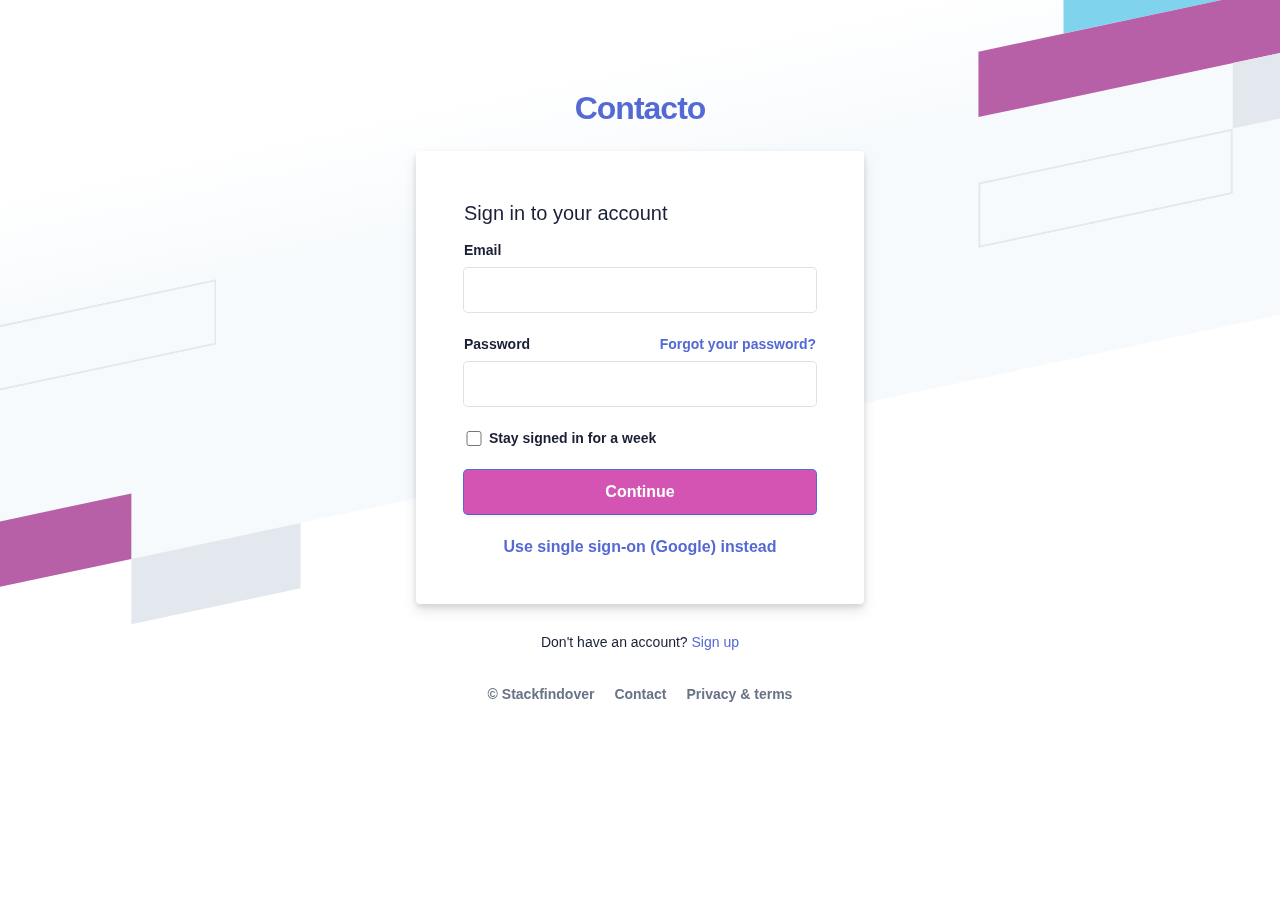
<file: contact.html>
<!DOCTYPE html>
<html lang="en">
<head>
    <meta charset="UTF-8">
    <meta http-equiv="X-UA-Compatible" content="IE=edge">
    <meta name="viewport" content="width=device-width, initial-scale=1.0">
    <title>Document</title>
    <link rel="stylesheet" href="/contact.css">
</head>
<body>
    body>
  <div class="login-root">
    <div class="box-root flex-flex flex-direction--column" style="min-height: 100vh;flex-grow: 1;">
      <div class="loginbackground box-background--white padding-top--64">
        <div class="loginbackground-gridContainer">
          <div class="box-root flex-flex" style="grid-area: top / start / 8 / end;">
            <div class="box-root" style="background-image: linear-gradient(white 0%, rgb(247, 250, 252) 33%); flex-grow: 1;">
            </div>
          </div>
          <div class="box-root flex-flex" style="grid-area: 4 / 2 / auto / 5;">
            <div class="box-root box-divider--light-all-2 animationLeftRight tans3s" style="flex-grow: 1;"></div>
          </div>
          <div class="box-root flex-flex" style="grid-area: 6 / start / auto / 2;">
            <div class="box-root box-background--blue800" style="flex-grow: 1;"></div>
          </div>
          <div class="box-root flex-flex" style="grid-area: 7 / start / auto / 4;">
            <div class="box-root box-background--blue animationLeftRight" style="flex-grow: 1;"></div>
          </div>
          <div class="box-root flex-flex" style="grid-area: 8 / 4 / auto / 6;">
            <div class="box-root box-background--gray100 animationLeftRight tans3s" style="flex-grow: 1;"></div>
          </div>
          <div class="box-root flex-flex" style="grid-area: 2 / 15 / auto / end;">
            <div class="box-root box-background--cyan200 animationRightLeft tans4s" style="flex-grow: 1;"></div>
          </div>
          <div class="box-root flex-flex" style="grid-area: 3 / 14 / auto / end;">
            <div class="box-root box-background--blue animationRightLeft" style="flex-grow: 1;"></div>
          </div>
          <div class="box-root flex-flex" style="grid-area: 4 / 17 / auto / 20;">
            <div class="box-root box-background--gray100 animationRightLeft tans4s" style="flex-grow: 1;"></div>
          </div>
          <div class="box-root flex-flex" style="grid-area: 5 / 14 / auto / 17;">
            <div class="box-root box-divider--light-all-2 animationRightLeft tans3s" style="flex-grow: 1;"></div>
          </div>
        </div>
      </div>
      <div class="box-root padding-top--24 flex-flex flex-direction--column" style="flex-grow: 1; z-index: 9;">
        <div class="box-root padding-top--48 padding-bottom--24 flex-flex flex-justifyContent--center">
          <h1><a href="http://blog.stackfindover.com/" rel="dofollow">Contacto </a></h1>
        </div>
        <div class="formbg-outer">
          <div class="formbg">
            <div class="formbg-inner padding-horizontal--48">
              <span class="padding-bottom--15">Sign in to your account</span>
              <form id="stripe-login">
                <div class="field padding-bottom--24">
                  <label for="email">Email</label>
                  <input type="email" name="email">
                </div>
                <div class="field padding-bottom--24">
                  <div class="grid--50-50">
                    <label for="password">Password</label>
                    <div class="reset-pass">
                      <a href="#">Forgot your password?</a>
                    </div>
                  </div>
                  <input type="password" name="password">
                </div>
                <div class="field field-checkbox padding-bottom--24 flex-flex align-center">
                  <label for="checkbox">
                    <input type="checkbox" name="checkbox"> Stay signed in for a week
                  </label>
                </div>
                <div class="field padding-bottom--24">
                  <input type="submit" name="submit" value="Continue">
                </div>
                <div class="field">
                  <a class="ssolink" href="#">Use single sign-on (Google) instead</a>
                </div>
              </form>
            </div>
          </div>
          <div class="footer-link padding-top--24">
            <span>Don't have an account? <a href="">Sign up</a></span>
            <div class="listing padding-top--24 padding-bottom--24 flex-flex center-center">
              <span><a href="#">© Stackfindover</a></span>
              <span><a href="#">Contact</a></span>
              <span><a href="#">Privacy & terms</a></span>
            </div>
          </div>
        </div>
      </div>
    </div>
  </div>
</body>
</html>
</file>
<file: contact.css>
* {
    padding: 0;
    margin: 0;
    color: #1a1f36;
    box-sizing: border-box;
    word-wrap: break-word;
    font-family: -apple-system,BlinkMacSystemFont,Segoe UI,Roboto,Helvetica Neue,Ubuntu,sans-serif;
  }
  body {
      min-height: 100%;
      background-color: #ffffff;
  }
  h1 {
      letter-spacing: -1px;
  }
  a {
    color: #5469d4;
    text-decoration: unset;
  }
  .login-root {
      background: #fff;
      display: flex;
      width: 100%;
      min-height: 100vh;
      overflow: hidden;
  }
  .loginbackground {
      min-height: 692px;
      position: fixed;
      bottom: 0;
      left: 0;
      right: 0;
      top: 0;
      z-index: 0;
      overflow: hidden;
  }
  .flex-flex {
      display: flex;
  }
  .align-center {
    align-items: center; 
  }
  .center-center {
    align-items: center;
    justify-content: center;
  }
  .box-root {
      box-sizing: border-box;
  }
  .flex-direction--column {
      -ms-flex-direction: column;
      flex-direction: column;
  }
  .loginbackground-gridContainer {
      display: -ms-grid;
      display: grid;
      -ms-grid-columns: [start] 1fr [left-gutter] (86.6px)[16] [left-gutter] 1fr [end];
      grid-template-columns: [start] 1fr [left-gutter] repeat(16,86.6px) [left-gutter] 1fr [end];
      -ms-grid-rows: [top] 1fr [top-gutter] (64px)[8] [bottom-gutter] 1fr [bottom];
      grid-template-rows: [top] 1fr [top-gutter] repeat(8,64px) [bottom-gutter] 1fr [bottom];
      justify-content: center;
      margin: 0 -2%;
      transform: rotate(-12deg) skew(-12deg);
  }
  .box-divider--light-all-2 {
      box-shadow: inset 0 0 0 2px #e3e8ee;
  }
  .box-background--blue {
      background-color: #b760a7;
  }
  .box-background--white {
    background-color: #ffffff; 
  }
  .box-background--blue800 {
      background-color: #eac0e3;
  }
  .box-background--gray100 {
      background-color: #e3e8ee;
  }
  .box-background--cyan200 {
      background-color: #7fd3ed;
  }
  .padding-top--64 {
    padding-top: 64px;
  }
  .padding-top--24 {
    padding-top: 24px;
  }
  .padding-top--48 {
    padding-top: 48px;
  }
  .padding-bottom--24 {
    padding-bottom: 24px;
  }
  .padding-horizontal--48 {
    padding: 48px;
  }
  .padding-bottom--15 {
    padding-bottom: 15px;
  }
  
  
  .flex-justifyContent--center {
    -ms-flex-pack: center;
    justify-content: center;
  }
  
  .formbg {
      margin: 0px auto;
      width: 100%;
      max-width: 448px;
      background: white;
      border-radius: 4px;
      box-shadow: rgba(60, 66, 87, 0.12) 0px 7px 14px 0px, rgba(0, 0, 0, 0.12) 0px 3px 6px 0px;
  }
  span {
      display: block;
      font-size: 20px;
      line-height: 28px;
      color: #1a1f36;
  }
  label {
      margin-bottom: 10px;
  }
  .reset-pass a,label {
      font-size: 14px;
      font-weight: 600;
      display: block;
  }
  .reset-pass > a {
      text-align: right;
      margin-bottom: 10px;
  }
  .grid--50-50 {
      display: grid;
      grid-template-columns: 50% 50%;
      align-items: center;
  }
  
  .field input {
      font-size: 16px;
      line-height: 28px;
      padding: 8px 16px;
      width: 100%;
      min-height: 44px;
      border: unset;
      border-radius: 4px;
      outline-color: rgb(84 105 212 / 0.5);
      background-color: rgb(255, 255, 255);
      box-shadow: rgba(0, 0, 0, 0) 0px 0px 0px 0px, 
                  rgba(0, 0, 0, 0) 0px 0px 0px 0px, 
                  rgba(0, 0, 0, 0) 0px 0px 0px 0px, 
                  rgba(60, 66, 87, 0.16) 0px 0px 0px 1px, 
                  rgba(0, 0, 0, 0) 0px 0px 0px 0px, 
                  rgba(0, 0, 0, 0) 0px 0px 0px 0px, 
                  rgba(0, 0, 0, 0) 0px 0px 0px 0px;
  }
  
  input[type="submit"] {
      background-color: rgb(212, 84, 180);
      box-shadow: rgba(0, 0, 0, 0) 0px 0px 0px 0px, 
                  rgba(0, 0, 0, 0) 0px 0px 0px 0px, 
                  rgba(102, 4, 119, 0.12) 0px 1px 1px 0px, 
                  rgb(84, 105, 212) 0px 0px 0px 1px, 
                  rgba(0, 0, 0, 0) 0px 0px 0px 0px, 
                  rgba(0, 0, 0, 0) 0px 0px 0px 0px, 
                  rgba(60, 66, 87, 0.08) 0px 2px 5px 0px;
      color: #fff;
      font-weight: 600;
      cursor: pointer;
  }
  .field-checkbox input {
      width: 20px;
      height: 15px;
      margin-right: 5px; 
      box-shadow: unset;
      min-height: unset;
  }
  .field-checkbox label {
      display: flex;
      align-items: center;
      margin: 0;
  }
  a.ssolink {
      display: block;
      text-align: center;
      font-weight: 600;
  }
  .footer-link span {
      font-size: 14px;
      text-align: center;
  }
  .listing a {
      color: #697386;
      font-weight: 600;
      margin: 0 10px;
  }
  
  .animationRightLeft {
    animation: animationRightLeft 2s ease-in-out infinite;
  }
  .animationLeftRight {
    animation: animationLeftRight 2s ease-in-out infinite;
  }
  .tans3s {
    animation: animationLeftRight 3s ease-in-out infinite;
  }
  .tans4s {
    animation: animationLeftRight 4s ease-in-out infinite;
  }
  
  @keyframes animationLeftRight {
    0% {
      transform: translateX(0px);
    }
    50% {
      transform: translateX(1000px);
    }
    100% {
      transform: translateX(0px);
    }
  } 
  
  @keyframes animationRightLeft {
    0% {
      transform: translateX(0px);
    }
    50% {
      transform: translateX(-1000px);
    }
    100% {
      transform: translateX(0px);
    }
  }
</file>
